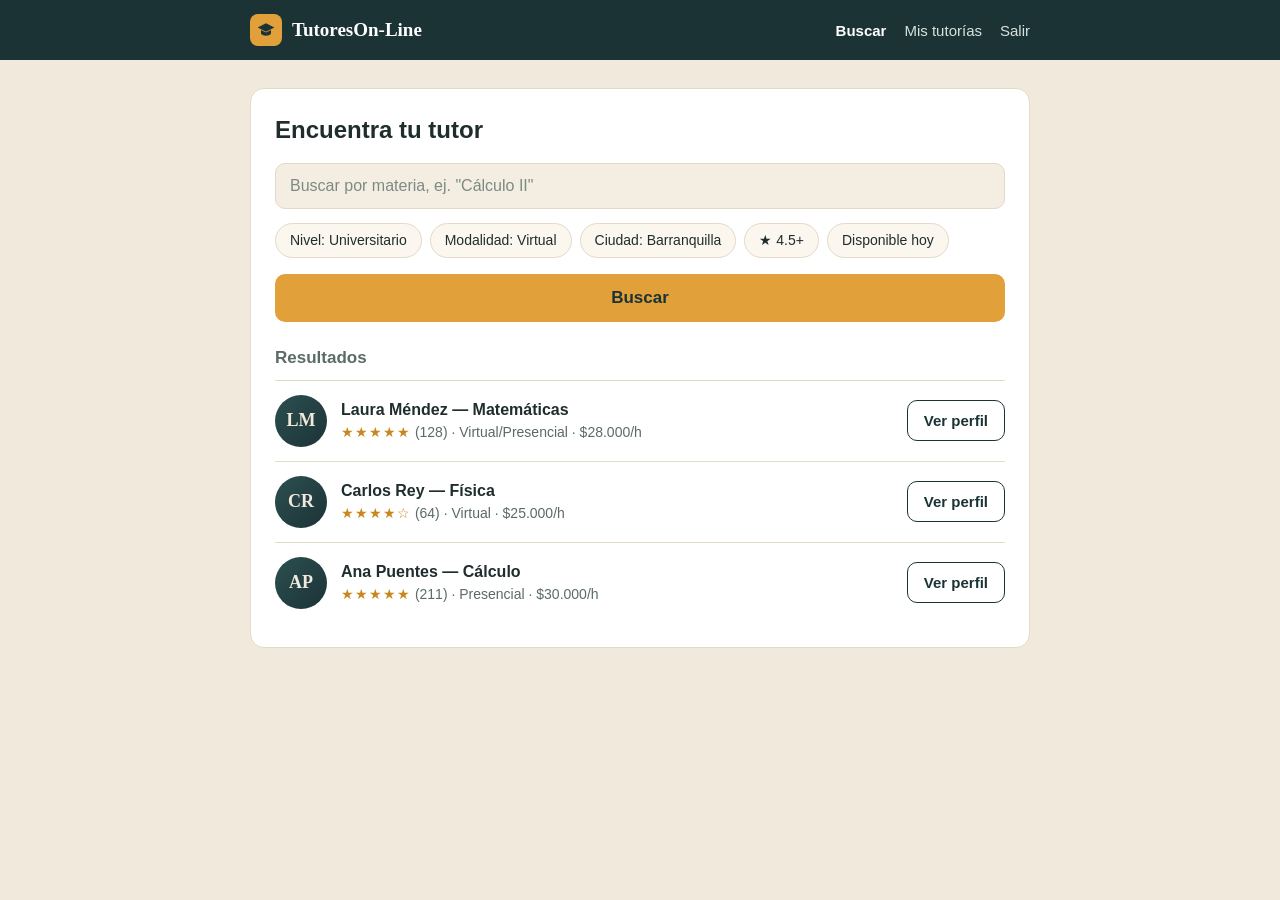
<file: buscar.html>
<!DOCTYPE html>
<html lang="es">
<head>
<meta charset="UTF-8">
<meta name="viewport" content="width=device-width, initial-scale=1">
<title>Buscar tutores · TutoresOn-Line</title>
<link rel="stylesheet" href="css/styles.css">
</head>
<body>

<header class="topbar">
  <div class="topbar-in">
    <a class="brand" href="buscar.html"><span class="logo"><svg viewBox="0 0 24 24" width="20" height="20" aria-hidden="true"><path d="M12 4 2 9l10 5 10-5-10-5z" fill="#1c3336"/><path d="M6 12v4c0 1.5 3 3 6 3s6-1.5 6-3v-4l-6 3-6-3z" fill="#1c3336"/></svg></span>TutoresOn-Line</a>
    <nav aria-label="Principal">
      <a href="buscar.html" aria-current="page">Buscar</a>
      <a href="mis-tutorias.html">Mis tutorías</a>
      <a href="login.html">Salir</a>
    </nav>
  </div>
</header>

<main>
<div class="card">
  <h1>Encuentra tu tutor</h1>
  <form action="buscar.html" method="get">
    <label class="sr" for="q">Buscar por materia</label>
    <input type="text" id="q" name="q" placeholder='Buscar por materia, ej. "Cálculo II"'>
    <div class="chips">
      <span class="chip-check"><input type="checkbox" id="f-nivel" name="nivel" value="1"><label for="f-nivel">Nivel: Universitario</label></span>
      <span class="chip-check"><input type="checkbox" id="f-modalidad" name="modalidad" value="1"><label for="f-modalidad">Modalidad: Virtual</label></span>
      <span class="chip-check"><input type="checkbox" id="f-ciudad" name="ciudad" value="1"><label for="f-ciudad">Ciudad: Barranquilla</label></span>
      <span class="chip-check"><input type="checkbox" id="f-rating" name="rating" value="1"><label for="f-rating">★ 4.5+</label></span>
      <span class="chip-check"><input type="checkbox" id="f-hoy" name="hoy" value="1"><label for="f-hoy">Disponible hoy</label></span>
    </div>
    <button class="btn" type="submit">Buscar</button>
  </form>

  <h2>Resultados</h2>
  <div>
    <div class="fila">
      <span class="avatar" aria-hidden="true">LM</span>
      <div class="info">
        <strong>Laura Méndez — Matemáticas</strong>
        <span class="muted"><span class="estrellas-txt" aria-label="5 de 5">★★★★★</span> (128) · Virtual/Presencial · $28.000/h</span>
      </div>
      <a class="btn-out" href="tutor.html">Ver perfil</a>
    </div>
    <div class="fila">
      <span class="avatar" aria-hidden="true">CR</span>
      <div class="info">
        <strong>Carlos Rey — Física</strong>
        <span class="muted"><span class="estrellas-txt" aria-label="4 de 5">★★★★☆</span> (64) · Virtual · $25.000/h</span>
      </div>
      <a class="btn-out" href="tutor.html">Ver perfil</a>
    </div>
    <div class="fila">
      <span class="avatar" aria-hidden="true">AP</span>
      <div class="info">
        <strong>Ana Puentes — Cálculo</strong>
        <span class="muted"><span class="estrellas-txt" aria-label="5 de 5">★★★★★</span> (211) · Presencial · $30.000/h</span>
      </div>
      <a class="btn-out" href="tutor.html">Ver perfil</a>
    </div>
  </div>
</div>
</main>

</body>
</html>
</file>
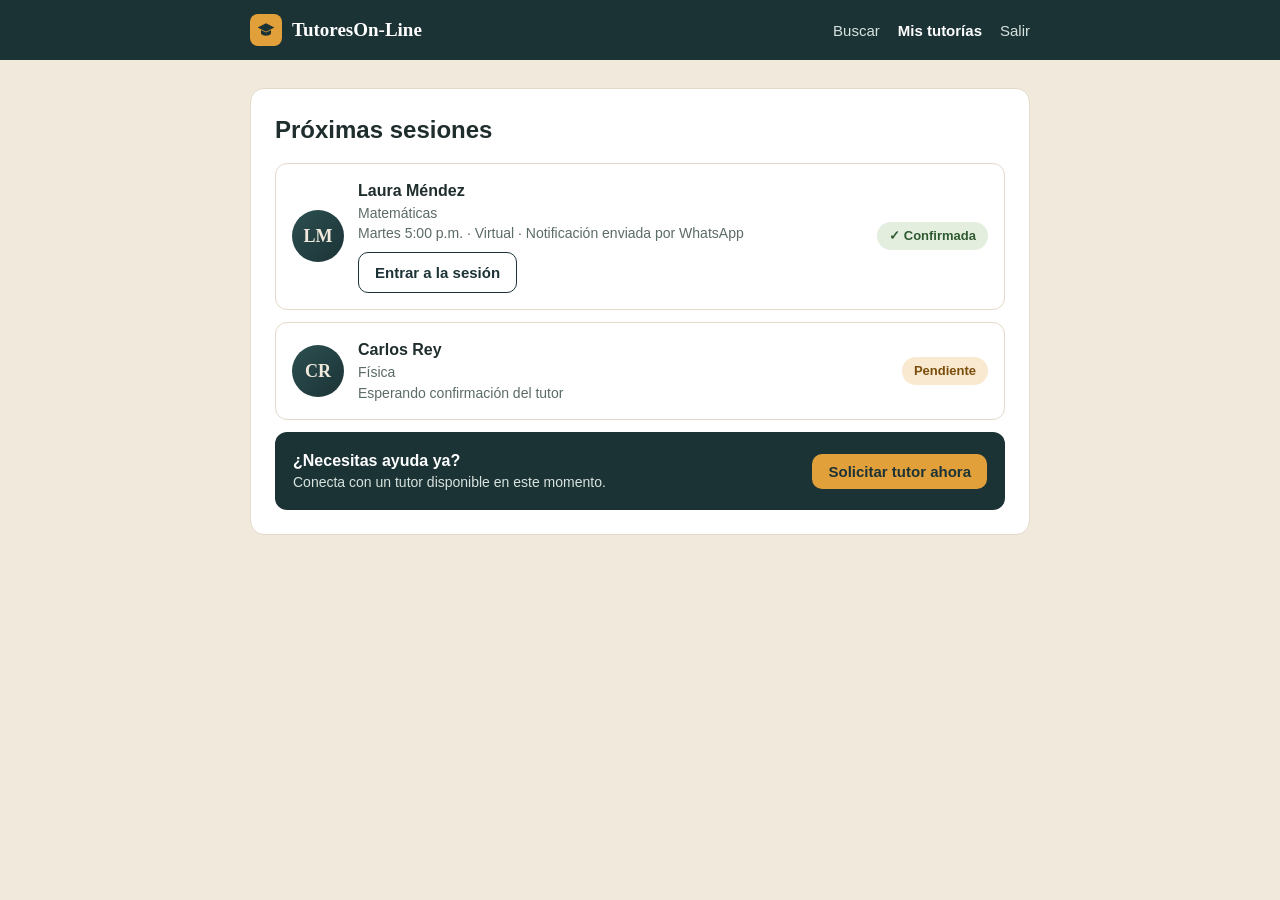
<file: mis-tutorias.html>
<!DOCTYPE html>
<html lang="es">
<head>
<meta charset="UTF-8">
<meta name="viewport" content="width=device-width, initial-scale=1">
<title>Mis tutorías · TutoresOn-Line</title>
<link rel="stylesheet" href="css/styles.css">
</head>
<body>

<header class="topbar">
  <div class="topbar-in">
    <a class="brand" href="buscar.html"><span class="logo"><svg viewBox="0 0 24 24" width="20" height="20" aria-hidden="true"><path d="M12 4 2 9l10 5 10-5-10-5z" fill="#1c3336"/><path d="M6 12v4c0 1.5 3 3 6 3s6-1.5 6-3v-4l-6 3-6-3z" fill="#1c3336"/></svg></span>TutoresOn-Line</a>
    <nav aria-label="Principal">
      <a href="buscar.html">Buscar</a>
      <a href="mis-tutorias.html" aria-current="page">Mis tutorías</a>
      <a href="login.html">Salir</a>
    </nav>
  </div>
</header>

<main>
<div class="card">
  <h1>Próximas sesiones</h1>

  <div class="caja">
    <span class="avatar" aria-hidden="true">LM</span>
    <div class="info">
      <strong>Laura Méndez</strong>
      <span class="muted">Matemáticas</span>
      <p class="muted">Martes 5:00 p.m. · Virtual · Notificación enviada por WhatsApp</p>
      <p style="margin-top:8px"><a class="btn-out" href="calificacion.html">Entrar a la sesión</a></p>
    </div>
    <span class="estado ok">✓ Confirmada</span>
  </div>

  <div class="caja">
    <span class="avatar" aria-hidden="true">CR</span>
    <div class="info">
      <strong>Carlos Rey</strong>
      <span class="muted">Física</span>
      <p class="muted">Esperando confirmación del tutor</p>
    </div>
    <span class="estado pend">Pendiente</span>
  </div>

  <div class="cta">
    <div>
      <strong>¿Necesitas ayuda ya?</strong>
      <p>Conecta con un tutor disponible en este momento.</p>
    </div>
    <button class="btn-sm" type="button">Solicitar tutor ahora</button>
  </div>
</div>
</main>

</body>
</html>
</file>
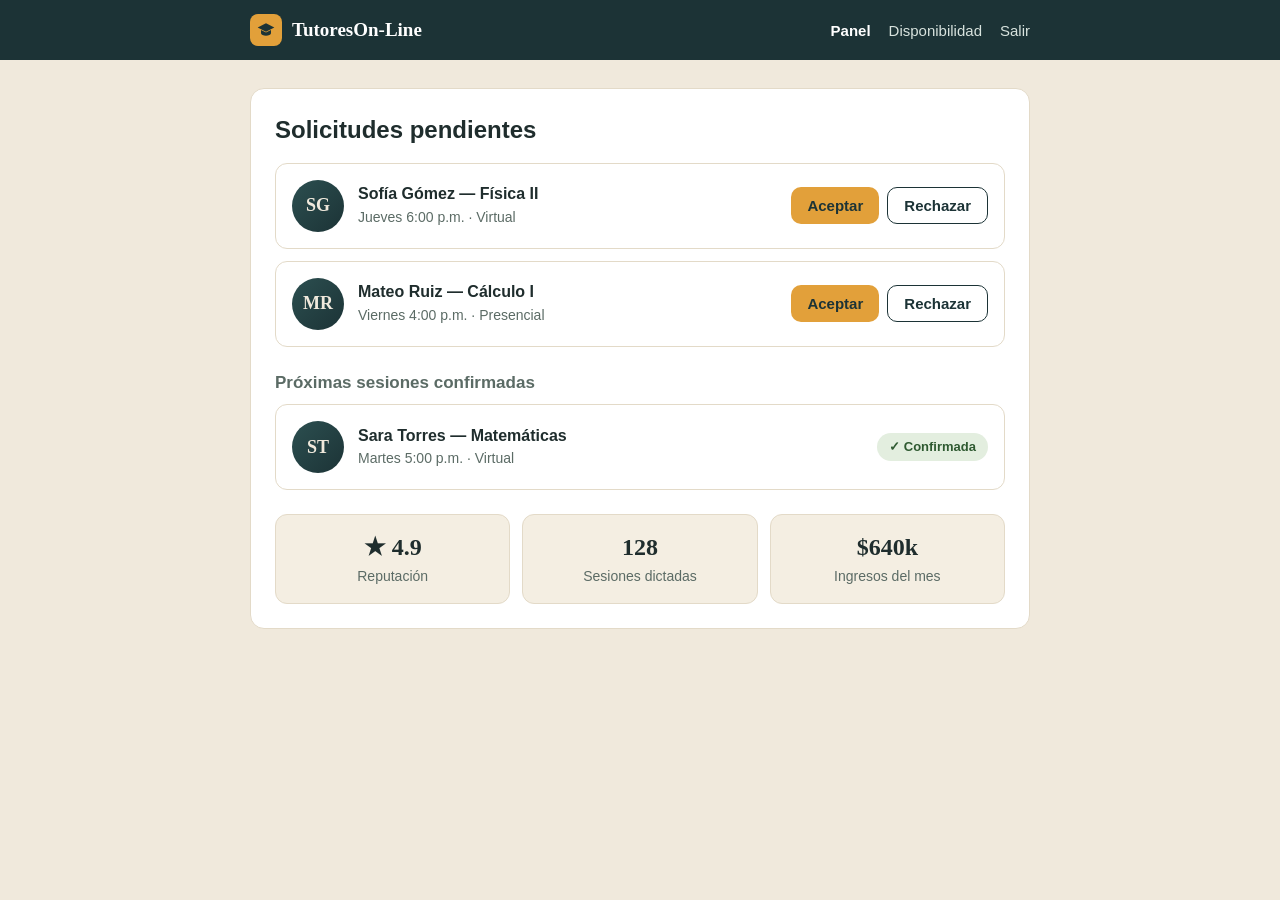
<file: panel-tutor.html>
<!DOCTYPE html>
<html lang="es">
<head>
<meta charset="UTF-8">
<meta name="viewport" content="width=device-width, initial-scale=1">
<title>Panel del tutor · TutoresOn-Line</title>
<link rel="stylesheet" href="css/styles.css">
</head>
<body>

<header class="topbar">
  <div class="topbar-in">
    <a class="brand" href="panel-tutor.html"><span class="logo"><svg viewBox="0 0 24 24" width="20" height="20" aria-hidden="true"><path d="M12 4 2 9l10 5 10-5-10-5z" fill="#1c3336"/><path d="M6 12v4c0 1.5 3 3 6 3s6-1.5 6-3v-4l-6 3-6-3z" fill="#1c3336"/></svg></span>TutoresOn-Line</a>
    <nav aria-label="Principal">
      <a href="panel-tutor.html" aria-current="page">Panel</a>
      <a href="disponibilidad.html">Disponibilidad</a>
      <a href="login.html">Salir</a>
    </nav>
  </div>
</header>

<main>
<div class="card">
  <h1>Solicitudes pendientes</h1>

  <div class="caja">
    <span class="avatar" aria-hidden="true">SG</span>
    <div class="info"><strong>Sofía Gómez — Física II</strong><span class="muted">Jueves 6:00 p.m. · Virtual</span></div>
    <div class="acciones">
      <button class="btn-sm" type="button">Aceptar</button>
      <button class="btn-out" type="button">Rechazar</button>
    </div>
  </div>

  <div class="caja">
    <span class="avatar" aria-hidden="true">MR</span>
    <div class="info"><strong>Mateo Ruiz — Cálculo I</strong><span class="muted">Viernes 4:00 p.m. · Presencial</span></div>
    <div class="acciones">
      <button class="btn-sm" type="button">Aceptar</button>
      <button class="btn-out" type="button">Rechazar</button>
    </div>
  </div>

  <h2>Próximas sesiones confirmadas</h2>
  <div class="caja">
    <span class="avatar" aria-hidden="true">ST</span>
    <div class="info"><strong>Sara Torres — Matemáticas</strong><span class="muted">Martes 5:00 p.m. · Virtual</span></div>
    <span class="estado ok">✓ Confirmada</span>
  </div>

  <div class="stats">
    <div class="stat"><b>★ 4.9</b><span>Reputación</span></div>
    <div class="stat"><b>128</b><span>Sesiones dictadas</span></div>
    <div class="stat"><b>$640k</b><span>Ingresos del mes</span></div>
  </div>
</div>
</main>

</body>
</html>
</file>
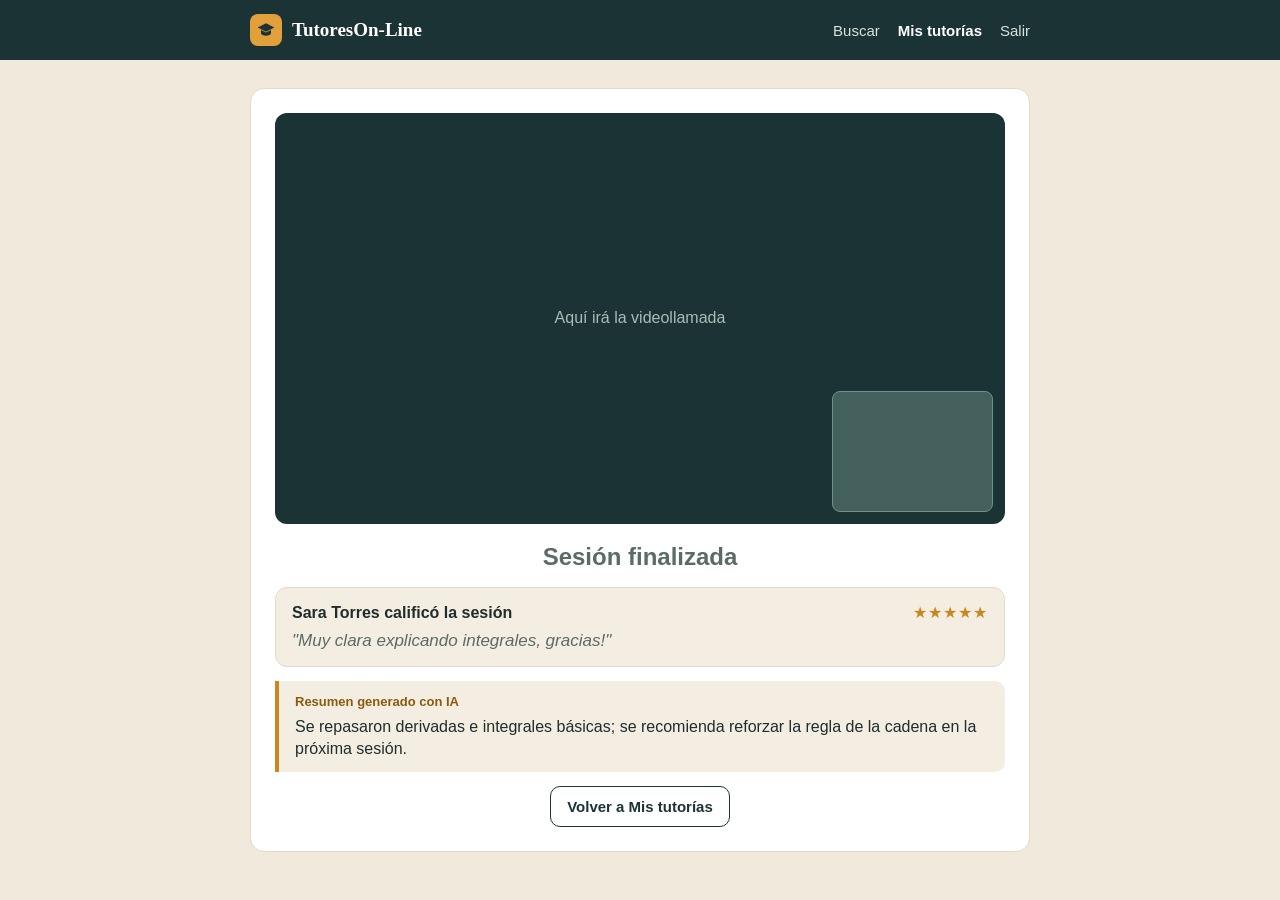
<file: resenas.html>
<!DOCTYPE html>
<html lang="es">
<head>
<meta charset="UTF-8">
<meta name="viewport" content="width=device-width, initial-scale=1">
<title>Sesión finalizada · TutoresOn-Line</title>
<link rel="stylesheet" href="css/styles.css">
</head>
<body>

<header class="topbar">
  <div class="topbar-in">
    <a class="brand" href="buscar.html"><span class="logo"><svg viewBox="0 0 24 24" width="20" height="20" aria-hidden="true"><path d="M12 4 2 9l10 5 10-5-10-5z" fill="#1c3336"/><path d="M6 12v4c0 1.5 3 3 6 3s6-1.5 6-3v-4l-6 3-6-3z" fill="#1c3336"/></svg></span>TutoresOn-Line</a>
    <nav aria-label="Principal">
      <a href="buscar.html">Buscar</a>
      <a href="mis-tutorias.html" aria-current="page">Mis tutorías</a>
      <a href="login.html">Salir</a>
    </nav>
  </div>
</header>

<main>
<div class="card">
  <div class="video" role="img" aria-label="Espacio de la videollamada">
    <p>Aquí irá la videollamada</p>
    <div class="yo"></div>
  </div>
  <h1 class="fin-titulo">Sesión finalizada</h1>

  <div class="resena">
    <div class="linea">
      <strong>Sara Torres calificó la sesión</strong>
      <span class="estrellas-txt" aria-label="5 de 5">★★★★★</span>
    </div>
    <em>"Muy clara explicando integrales, gracias!"</em>
  </div>

  <div class="ia">
    <b>Resumen generado con IA</b>
    Se repasaron derivadas e integrales básicas; se recomienda reforzar la regla de la cadena en la próxima sesión.
  </div>
  <p class="centro"><a class="btn-out" href="mis-tutorias.html">Volver a Mis tutorías</a></p>
</div>
</main>

</body>
</html>
</file>
<file: css/styles.css>
/* TutoresOn-Line · Estilos compartidos por todas las pantallas */
:root{
  --teal:#1c3336; --amber:#e2a03a; --amber-dark:#c9871f; --link:#8a5a0f;
  --bg:#f0e9dc; --card:#ffffff; --field:#f4eee2; --line:#e3dac8;
  --text:#1f2d2d; --muted:#5b6b65;
  --ok-bg:#e3eedf; --ok:#2f5a31; --pend-bg:#f8e9d0; --pend:#7a4d0a;
}
*{box-sizing:border-box}
body{margin:0;background:var(--bg);color:var(--text);font-family:Arial,Helvetica,sans-serif;line-height:1.4}
h1,h2,p,fieldset{margin:0}
a{color:var(--link);font-weight:bold}
.sr{position:absolute;width:1px;height:1px;overflow:hidden;clip:rect(0 0 0 0);white-space:nowrap}
:focus-visible{outline:3px solid var(--teal);outline-offset:2px}

/* ---------- Encabezado ---------- */
.topbar{background:var(--teal)}
.topbar-in{max-width:820px;margin:0 auto;padding:14px 20px;display:flex;align-items:center;justify-content:space-between;gap:16px}
.brand{display:flex;align-items:center;gap:10px;color:#fff;text-decoration:none;font-family:Georgia,"Times New Roman",serif;font-size:19px}
.logo{width:32px;height:32px;border-radius:8px;background:var(--amber);display:grid;place-items:center}
.topbar nav{display:flex;gap:18px}
.topbar nav a{color:#d8e3de;text-decoration:none;font-weight:normal;font-size:15px;padding:4px 0}
.topbar nav a[aria-current="page"]{color:#fff;font-weight:bold}
.topbar :focus-visible{outline-color:var(--amber)}

/* ---------- Página y tarjeta ---------- */
main{max-width:820px;margin:0 auto;padding:28px 20px 48px}
.card{background:var(--card);border:1px solid var(--line);border-radius:14px;padding:24px}
.narrow{max-width:520px;margin:0 auto}
h1{font-size:24px;margin-bottom:16px}
h2{font-size:17px;color:var(--muted);margin:24px 0 10px}
.muted{color:var(--muted);font-size:14px}
.aparte{text-align:center;margin-top:16px;color:var(--muted)}
.volver{margin-bottom:14px}
.centro{text-align:center}

/* ---------- Formularios y botones ---------- */
input[type=text],input[type=email],input[type=password],input[type=number]{width:100%;padding:13px 14px;margin-bottom:10px;background:var(--field);border:1px solid var(--line);border-radius:10px;font-size:16px;color:var(--text)}
input::placeholder{color:#7d8a84}
.btn{display:block;width:100%;padding:14px;border:0;border-radius:10px;background:var(--amber);color:var(--teal);font-size:17px;font-weight:bold;cursor:pointer}
.btn:hover{background:#d4942c}
.btn-sm{padding:9px 16px;border:0;border-radius:10px;background:var(--amber);color:var(--teal);font-weight:bold;font-size:15px;cursor:pointer}
.btn-out{display:inline-block;padding:9px 16px;border:1.5px solid var(--teal);border-radius:10px;background:#fff;color:var(--teal);font-weight:bold;font-size:15px;cursor:pointer;text-decoration:none}

/* Selector de rol (radios): "Soy estudiante" / "Soy tutor" */
.seg{position:relative;display:grid;grid-template-columns:1fr 1fr;gap:10px;margin-bottom:14px}
.seg input{position:absolute;opacity:0}
.seg label{padding:12px;border-radius:10px;border:1.5px solid var(--teal);background:#fff;color:var(--teal);font-weight:bold;font-size:15px;text-align:center;cursor:pointer}
.seg input:checked + label{background:var(--amber);border-color:var(--amber)}
.seg.oscuro input:checked + label{background:var(--teal);border-color:var(--teal);color:#fff}
.seg input:focus-visible + label{outline:3px solid var(--teal);outline-offset:2px}
.solo-tutor{display:none}
form:has(#rol-tutor:checked) .solo-tutor{display:block}

/* Chips (checkbox o radio con aspecto de botón) */
.chips{display:flex;flex-wrap:wrap;gap:8px;margin:4px 0 16px}
.chip-check{position:relative}
.chip-check input{position:absolute;opacity:0}
.chip-check label{display:block;padding:7px 14px;border-radius:999px;border:1px solid var(--line);background:#fbf7ef;font-size:14px;cursor:pointer}
.chip-check input:checked + label{background:var(--teal);border-color:var(--teal);color:#fff}
.chip-check input:focus-visible + label{outline:3px solid var(--teal);outline-offset:2px}
.tag{padding:7px 14px;border-radius:999px;border:1px solid var(--line);background:#fbf7ef;font-size:14px}

/* ---------- Listas ---------- */
.avatar{flex:none;width:52px;height:52px;border-radius:50%;background:linear-gradient(135deg,#2c4f50,var(--teal));color:#f0e9dc;display:grid;place-items:center;font-family:Georgia,serif;font-weight:bold;font-size:18px}
.avatar.grande{width:64px;height:64px;font-size:22px}
.fila{display:flex;align-items:center;gap:14px;padding:14px 0;border-top:1px solid var(--line)}
.fila .info,.caja .info{flex:1;min-width:0}
.fila strong,.caja strong{display:block}
.estrellas-txt{color:var(--amber-dark);letter-spacing:1px}
.estado{display:inline-block;padding:5px 12px;border-radius:999px;font-size:13px;font-weight:bold;white-space:nowrap}
.estado.ok{background:var(--ok-bg);color:var(--ok)}
.estado.pend{background:var(--pend-bg);color:var(--pend)}
.caja{border:1px solid var(--line);border-radius:12px;padding:16px;margin-bottom:12px;display:flex;align-items:center;gap:14px}
.acciones{display:flex;gap:8px;flex-wrap:wrap}
.cta{background:var(--teal);color:#fff;border-radius:12px;padding:18px;display:flex;align-items:center;justify-content:space-between;gap:16px;flex-wrap:wrap;margin-top:8px}
.cta p{color:#d8e3de;font-size:14px}

/* ---------- Perfil del tutor y reserva ---------- */
.cabecera{display:flex;align-items:center;gap:16px;margin-bottom:8px}
.cabecera h1{margin:0 0 4px}
.franjas{border:1px solid var(--line);border-radius:12px;overflow:hidden}
.franja{position:relative;display:flex;align-items:center;justify-content:space-between;padding:12px 16px;border-top:1px solid var(--line);cursor:pointer}
.franja:first-child{border-top:0}
.franja input{position:absolute;opacity:0}
.franja:has(input:checked){background:#fcf3df}
.franja:has(input:focus-visible){outline:3px solid var(--teal);outline-offset:-3px}
.franja .fecha{color:var(--muted);font-size:13px;margin-left:6px}
.hora{padding:8px 14px;border-radius:8px;border:1px solid var(--line);background:#fbf7ef;font-weight:bold;font-size:15px}
.franja input:checked + .hora{background:var(--amber);border-color:var(--amber)}
.resumen{background:var(--field);border-radius:12px;padding:14px 16px;margin:16px 0}
.resumen small{color:var(--muted);display:block;margin-bottom:4px}
.resumen b{font-size:18px}

/* ---------- Disponibilidad ---------- */
.tabla-wrap{overflow-x:auto;border:1px solid var(--line);border-radius:12px}
table{border-collapse:collapse;width:100%;min-width:440px}
th,td{padding:10px;text-align:center;border-top:1px solid var(--line);border-left:1px solid var(--line)}
th{background:var(--field);font-size:13px;color:var(--muted)}
tr:first-child th{border-top:0}
th:first-child,td:first-child{border-left:0;text-align:left;font-weight:bold}
td input{appearance:none;-webkit-appearance:none;width:30px;height:30px;border:1.5px solid #cfc5b0;border-radius:8px;background:#fff;cursor:pointer;margin:0;display:inline-grid;place-items:center}
td input:checked{background:var(--teal);border-color:var(--teal)}
td input:checked::after{content:"✓";color:#fff;font-size:17px;line-height:1}

/* ---------- Panel del tutor ---------- */
.stats{display:grid;grid-template-columns:repeat(3,1fr);gap:12px;margin-top:24px}
.stat{background:var(--field);border:1px solid var(--line);border-radius:12px;padding:16px;text-align:center}
.stat b{display:block;font-family:Georgia,serif;font-size:24px}
.stat span{color:var(--muted);font-size:14px}

/* ---------- Sesión, calificación y reseña ---------- */
.video{position:relative;aspect-ratio:16/9;background:var(--teal);border-radius:12px;display:grid;place-items:center;color:#a9bdb6;text-align:center;padding:16px}
.video .yo{position:absolute;right:12px;bottom:12px;width:22%;aspect-ratio:4/3;background:#43605c;border:1.5px solid #6f908a;border-radius:8px}
.calif{position:relative;display:flex;flex-direction:row-reverse;justify-content:flex-end;margin:8px 0 14px}
.calif input{position:absolute;opacity:0}
.calif label{font-size:36px;line-height:1;padding:2px 3px;color:#d8ccb4;cursor:pointer}
.calif input:checked ~ label,.calif label:hover,.calif label:hover ~ label{color:var(--amber-dark)}
.calif input:focus-visible + label{outline:3px solid var(--teal);outline-offset:2px}
.ia{border-left:4px solid var(--amber-dark);background:var(--field);border-radius:0 10px 10px 0;padding:12px 16px;margin:14px 0}
.ia b{display:block;font-size:13px;color:var(--link);margin-bottom:4px}
.resena{border:1px solid var(--line);background:var(--field);border-radius:12px;padding:14px 16px;margin:14px 0}
.resena .linea{display:flex;justify-content:space-between;gap:10px;flex-wrap:wrap}
.resena em{color:var(--muted);display:block;margin-top:4px;font-size:17px}
.fin-titulo{text-align:center;color:var(--muted);margin:16px 0 0}

/* ---------- Móvil: la navegación pasa abajo, como en el diseño ---------- */
@media (max-width:640px){
  main{padding:18px 14px 96px}
  .card{padding:18px}
  .topbar nav{position:fixed;left:0;right:0;bottom:0;background:#fff;border-top:1px solid var(--line);justify-content:space-around;gap:0;padding:6px 4px;z-index:5}
  .topbar nav a{color:var(--muted);flex:1;text-align:center;padding:10px 4px;font-size:14px}
  .topbar nav a[aria-current="page"]{color:var(--teal)}
  .topbar nav :focus-visible{outline-color:var(--teal)}
  .fila,.caja{flex-wrap:wrap}
  .stats{gap:8px}
  .stat{padding:12px 6px}
  .stat b{font-size:19px}
}
</file>
